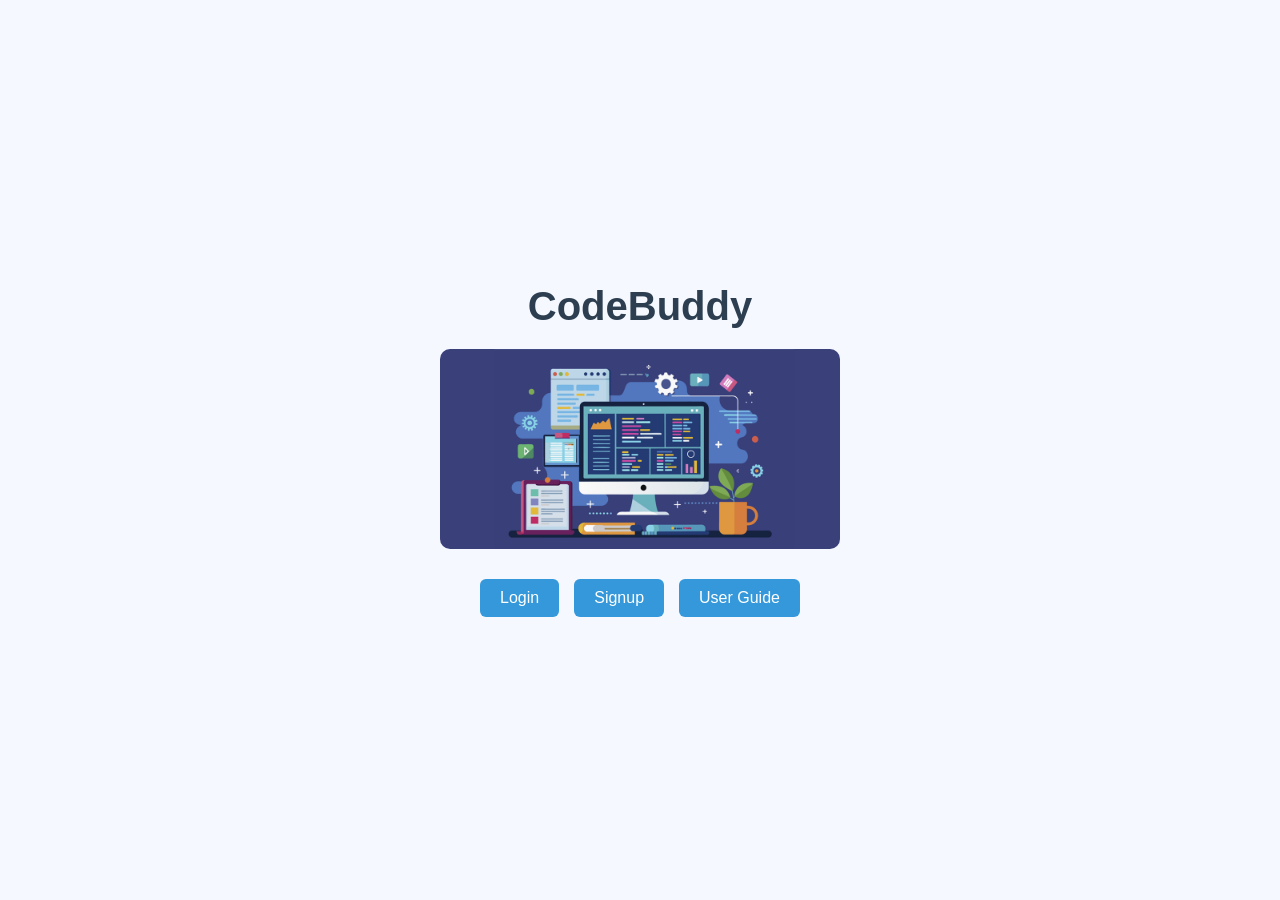
<file: index.html>
<!DOCTYPE html>
<html lang="en">
<head>
  <meta charset="UTF-8" />
  <meta name="viewport" content="width=device-width, initial-scale=1.0"/>
  <title>CodeBuddy</title>
  <link rel="stylesheet" href="styles.css" />
</head>
<body>
  <div class="center-box">
    <h1>CodeBuddy</h1>
    <img src="code_image.png" alt="CodeBuddy Image" />
    <div class="buttons">
      <button onclick="location.href='login.html'">Login</button>
      <button onclick="location.href='signup.html'">Signup</button>
      <button onclick="location.href='user_guide.html'">User Guide</button>
    </div>
  </div>
</body>
</html>
</file>
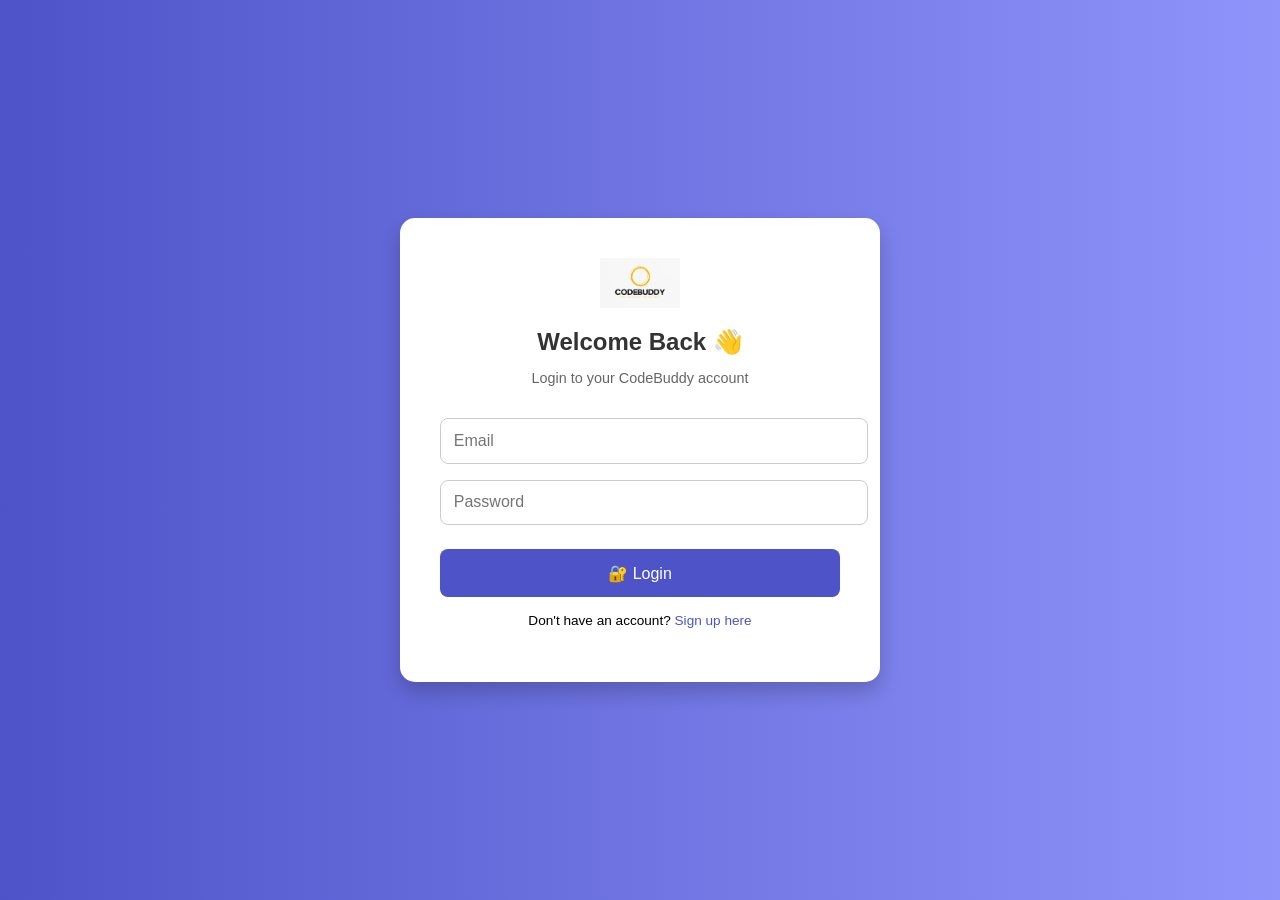
<file: login.html>
<!DOCTYPE html>
<html lang="en">
<head>
  <meta charset="UTF-8" />
  <meta name="viewport" content="width=device-width, initial-scale=1.0"/>
  <title>Login | CodeBuddy</title>
  <link rel="stylesheet" href="login.css" />
</head>
<body>
  <div class="login-container">
    <div class="login-box">
      <img src="logo.png" alt="CodeBuddy Logo" class="logo">
      <h2>Welcome Back 👋</h2>
      <p class="subtitle">Login to your CodeBuddy account</p>

      <form id="loginForm">
        <input type="email" id="email" placeholder="Email" required />
        <input type="password" id="password" placeholder="Password" required />
        <button type="submit">🔐 Login</button>
      </form>

      <p class="signup-redirect">
        Don't have an account? <a href="signup.html">Sign up here</a>
      </p>
    </div>
  </div>
  <script>
    document.getElementById("loginForm").addEventListener("submit", function(e) {
      e.preventDefault();
      const email = document.getElementById("email").value;
      localStorage.setItem("userEmail", email);
      window.location.href = "dashboard.html";
    });
  </script>
</body>
</html>
</file>
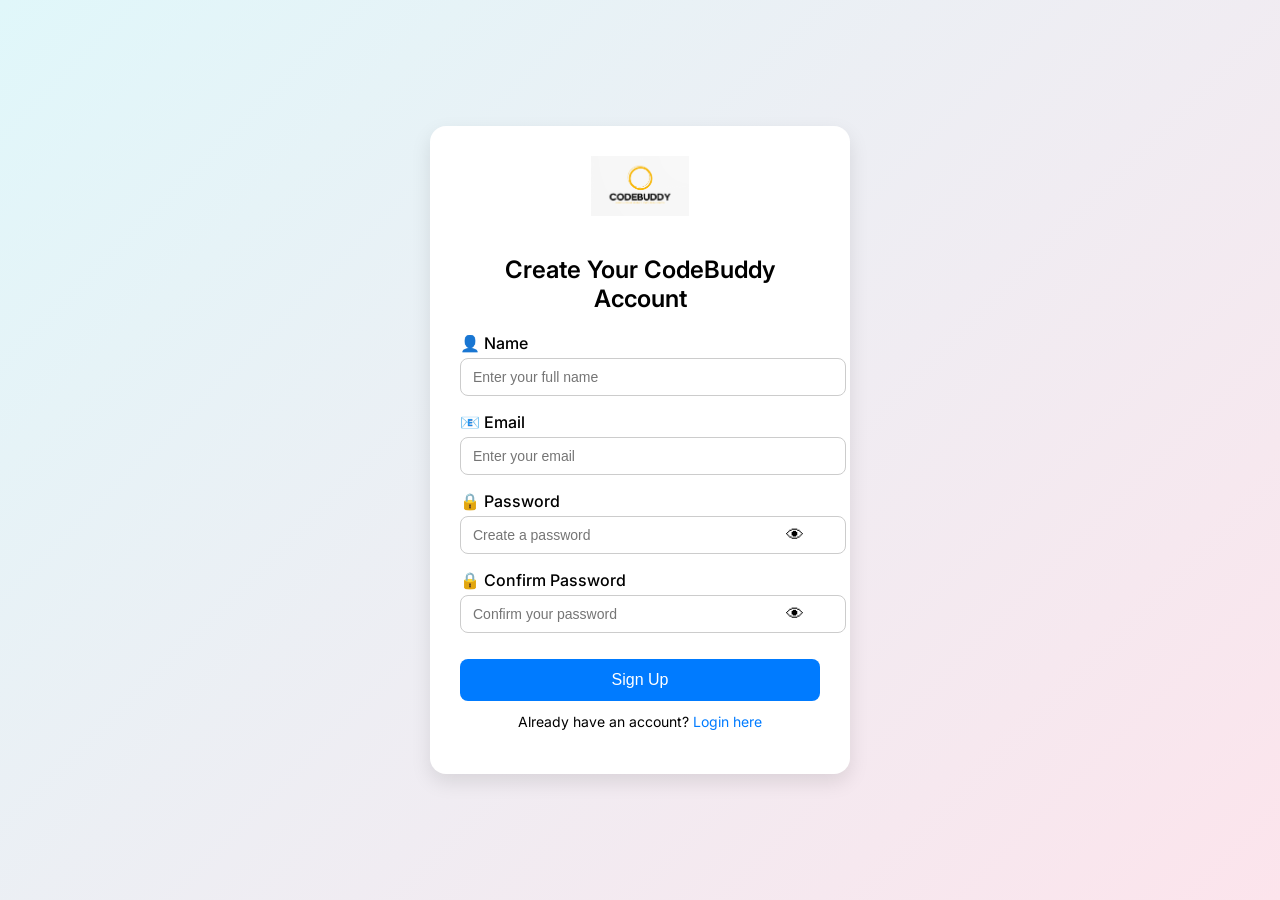
<file: signup.html>
<!DOCTYPE html>
<html lang="en">
<head>
  <meta charset="UTF-8" />
  <meta name="viewport" content="width=device-width, initial-scale=1.0"/>
  <title>Sign Up | CodeBuddy</title>
  <link rel="stylesheet" href="signup.css" />
  <link href="https://fonts.googleapis.com/css2?family=Inter:wght@400;600&display=swap" rel="stylesheet">
</head>
<body>
  <div class="signup-container">
    <div class="signup-card">
      <img src="logo.png" alt="Code Buddy Logo" class="logo" />
      <h2>Create Your CodeBuddy Account</h2>

      <form id="signupForm">
        <div class="form-group">
          <label for="name">👤 Name</label>
          <input type="text" id="name" name="name" required placeholder="Enter your full name" />
          <small class="error-message" id="nameError"></small>
        </div>

        <div class="form-group">
          <label for="email">📧 Email</label>
          <input type="email" id="email" name="email" required placeholder="Enter your email" />
          <small class="error-message" id="emailError"></small>
        </div>

        <div class="form-group">
          <label for="password">🔒 Password</label>
          <div class="password-wrapper">
            <input type="password" id="password" name="password" required placeholder="Create a password" />
            <button type="button" class="toggle-password" onclick="togglePassword('password')">👁</button>
          </div>
          <small class="error-message" id="passwordError"></small>
        </div>

        <div class="form-group">
          <label for="confirmPassword">🔒 Confirm Password</label>
          <div class="password-wrapper">
            <input type="password" id="confirmPassword" name="confirmPassword" required placeholder="Confirm your password" />
            <button type="button" class="toggle-password" onclick="togglePassword('confirmPassword')">👁</button>
          </div>
          <small class="error-message" id="confirmError"></small>
        </div>

        <button type="submit" class="signup-btn">Sign Up</button>
        <p class="login-link">Already have an account? <a href="login.html">Login here</a></p>
      </form>
    </div>
  </div>

  <script src="signup.js"></script>
</body>
</html>
</file>
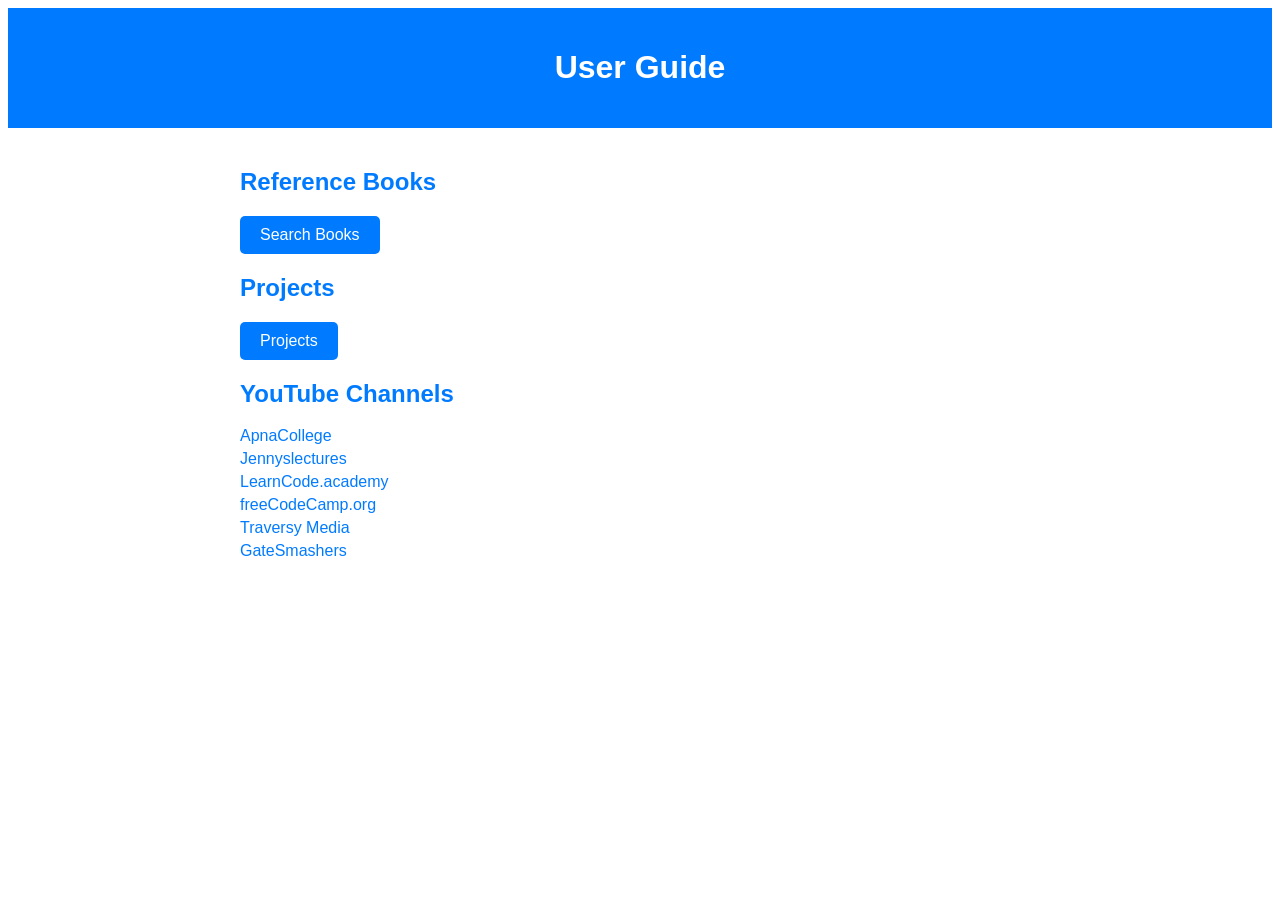
<file: user_guide.html>
<!DOCTYPE html>
<html lang="en">
<head>
  <meta charset="UTF-8">
  <meta name="viewport" content="width=device-width, initial-scale=1.0">
  <title> CodeBuddy User Guide</title>
  <link rel="stylesheet" href="user_guide.css">
</head>
<body>
  <header>
    <h1>User Guide</h1>
  </header>
  <main>
    <section>
      <h2>Reference Books</h2>
      <ul>
         <button onclick="location.href='https://libgen.is/'" style="display: inline-block; padding: 10px 20px; background-color: #007bff; color: #fff; font-size: 16px; border: none; border-radius: 5px; cursor: pointer; text-decoration: none; transition: background-color 0.3s ease;" >Search Books</button> 

      </ul>
    </section>
    <section>
      <h2>Projects</h2>
      <ul>
        <button onclick="location.href='https://github.com/topics/beginner-project'" style="display: inline-block; padding: 10px 20px; background-color: #007bff; color: #fff; font-size: 16px; border: none; border-radius: 5px; cursor: pointer; text-decoration: none; transition: background-color 0.3s ease;" >Projects</button>

      </ul>
<section>
  <h2>YouTube Channels</h2>
  <ul>
    <li><a href="https://youtube.com/@ApnaCollegeOfficial?si=EOHoEDrrrAcYW3DL">ApnaCollege</a></li>
    <li><a href="https://youtube.com/@JennyslecturesCSIT?si=GBdyyAquIeHBkXCg">Jennyslectures</a></li>
    <li><a href="https://www.youtube.com/user/learncodeacademy">LearnCode.academy</a></li>
    <li><a href="https://www.youtube.com/channel/UCWv7vMbMWH4-V0ZXdmDpPBA">freeCodeCamp.org</a></li>
    <li><a href="https://www.youtube.com/user/TechGuyWeb">Traversy Media</a></li>
    <li><a href="https://youtube.com/@GateSmashers?si=pulLjlZSvnpQnmql
">GateSmashers</a></li>

    </ul>
</section>

  </main>
</body>
</html>
</file>
<file: styles.css>
/* Reset default margins/padding */
* {
  margin: 0;
  padding: 0;
  box-sizing: border-box;
}

body {
  height: 100vh;
  display: flex;
  align-items: center;
  justify-content: center;
  font-family: 'Segoe UI', Tahoma, Geneva, Verdana, sans-serif;
  background-color: #f5f8ff;
}

/* Wrapper to center everything */
.center-box {
  text-align: center;
}

/* Heading */
.center-box h1 {
  font-size: 2.5rem;
  margin-bottom: 20px;
  color: #2c3e50;
}

/* Image styling */
.center-box img {
  max-width: 100%;
  width: 400px;
  height: auto;
  display: block;
  margin: 0 auto 30px;
  border-radius: 10px;
}

/* Button container */
.buttons {
  display: flex;
  justify-content: center;
  gap: 15px;
}

/* Buttons */
.buttons button {
  padding: 10px 20px;
  background-color: #3498db;
  border: none;
  border-radius: 6px;
  color: white;
  font-size: 1rem;
  cursor: pointer;
  transition: background 0.3s ease;
}

.buttons button:hover {
  background-color: #2980b9;
}
</file>
<file: login.css>
body {
  margin: 0;
  font-family: 'Segoe UI', sans-serif;
  background: linear-gradient(to right, #4e54c8, #8f94fb);
  height: 100vh;
  display: flex;
  justify-content: center;
  align-items: center;
}

.login-container {
  width: 100%;
  max-width: 400px;
  background: #fff;
  padding: 2.5rem;
  border-radius: 15px;
  box-shadow: 0 10px 20px rgba(0,0,0,0.2);
  text-align: center;
}

.logo {
  width: 80px;
  margin-bottom: 1rem;
}

h2 {
  margin: 0;
  color: #333;
}

.subtitle {
  font-size: 0.9rem;
  color: #666;
  margin-bottom: 1.5rem;
}

form input {
  width: 100%;
  padding: 0.8rem;
  margin: 0.5rem 0;
  border: 1px solid #ccc;
  border-radius: 8px;
  font-size: 1rem;
}

form button {
  width: 100%;
  padding: 0.9rem;
  background: #4e54c8;
  border: none;
  color: white;
  border-radius: 8px;
  font-size: 1rem;
  cursor: pointer;
  margin-top: 1rem;
  transition: background 0.3s;
}

form button:hover {
  background: #3d40b0;
}

.signup-redirect {
  font-size: 0.85rem;
  margin-top: 1rem;
}

.signup-redirect a {
  color: #4e54c8;
  text-decoration: none;
}
</file>
<file: signup.css>
body {
  font-family: 'Inter', sans-serif;
  background: linear-gradient(135deg, #e0f7fa, #fce4ec);
  margin: 0;
  display: flex;
  justify-content: center;
  align-items: center;
  height: 100vh;
}

.signup-container {
  width: 100%;
  max-width: 420px;
  padding: 20px;
}

.signup-card {
  background-color: white;
  border-radius: 16px;
  box-shadow: 0 8px 20px rgba(0, 0, 0, 0.1);
  padding: 30px;
  text-align: center;
}

.logo {
  height: 60px;
  margin-bottom: 15px;
}

h2 {
  font-weight: 600;
  margin-bottom: 20px;
}

.form-group {
  margin-bottom: 16px;
  text-align: left;
  position: relative;
}

label {
  display: block;
  margin-bottom: 5px;
  font-weight: 500;
}

input {
  width: 100%;
  padding: 10px 12px;
  border: 1px solid #ccc;
  border-radius: 8px;
  font-size: 14px;
  outline: none;
}

.password-wrapper {
  position: relative;
}

.toggle-password {
  position: absolute;
  right: 10px;
  top: 8px;
  border: none;
  background: none;
  cursor: pointer;
  font-size: 18px;
}

.signup-btn {
  width: 100%;
  padding: 12px;
  background-color: #007bff;
  color: white;
  border: none;
  border-radius: 8px;
  font-size: 16px;
  cursor: pointer;
  margin-top: 10px;
  transition: background-color 0.2s ease;
}

.signup-btn:hover {
  background-color: #0056b3;
}

.login-link {
  margin-top: 12px;
  font-size: 14px;
}
.login-link a {
  color: #007bff;
  text-decoration: none;
}
.login-link a:hover {
  text-decoration: underline;
}

.error-message {
  color: red;
  font-size: 12px;
  margin-top: 4px;
}
</file>
<file: user_guide.css>
/* user_guide.css */

body {
  font-family: Arial, sans-serif;
}

header {
  background-color: #007bff;
  color: #fff;
  padding: 20px;
  text-align: center;
}

main {
  max-width: 800px;
  margin: 0 auto;
  padding: 20px;
}

section {
  margin-bottom: 20px;
}

h2 {
  color: #007bff;
}

ul {
  list-style-type: none;
  padding: 0;
}

li {
  margin-bottom: 5px;
}

a {
  color: #007bff;
  text-decoration: none;
}

a:hover {
  text-decoration: underline;
}
</file>
